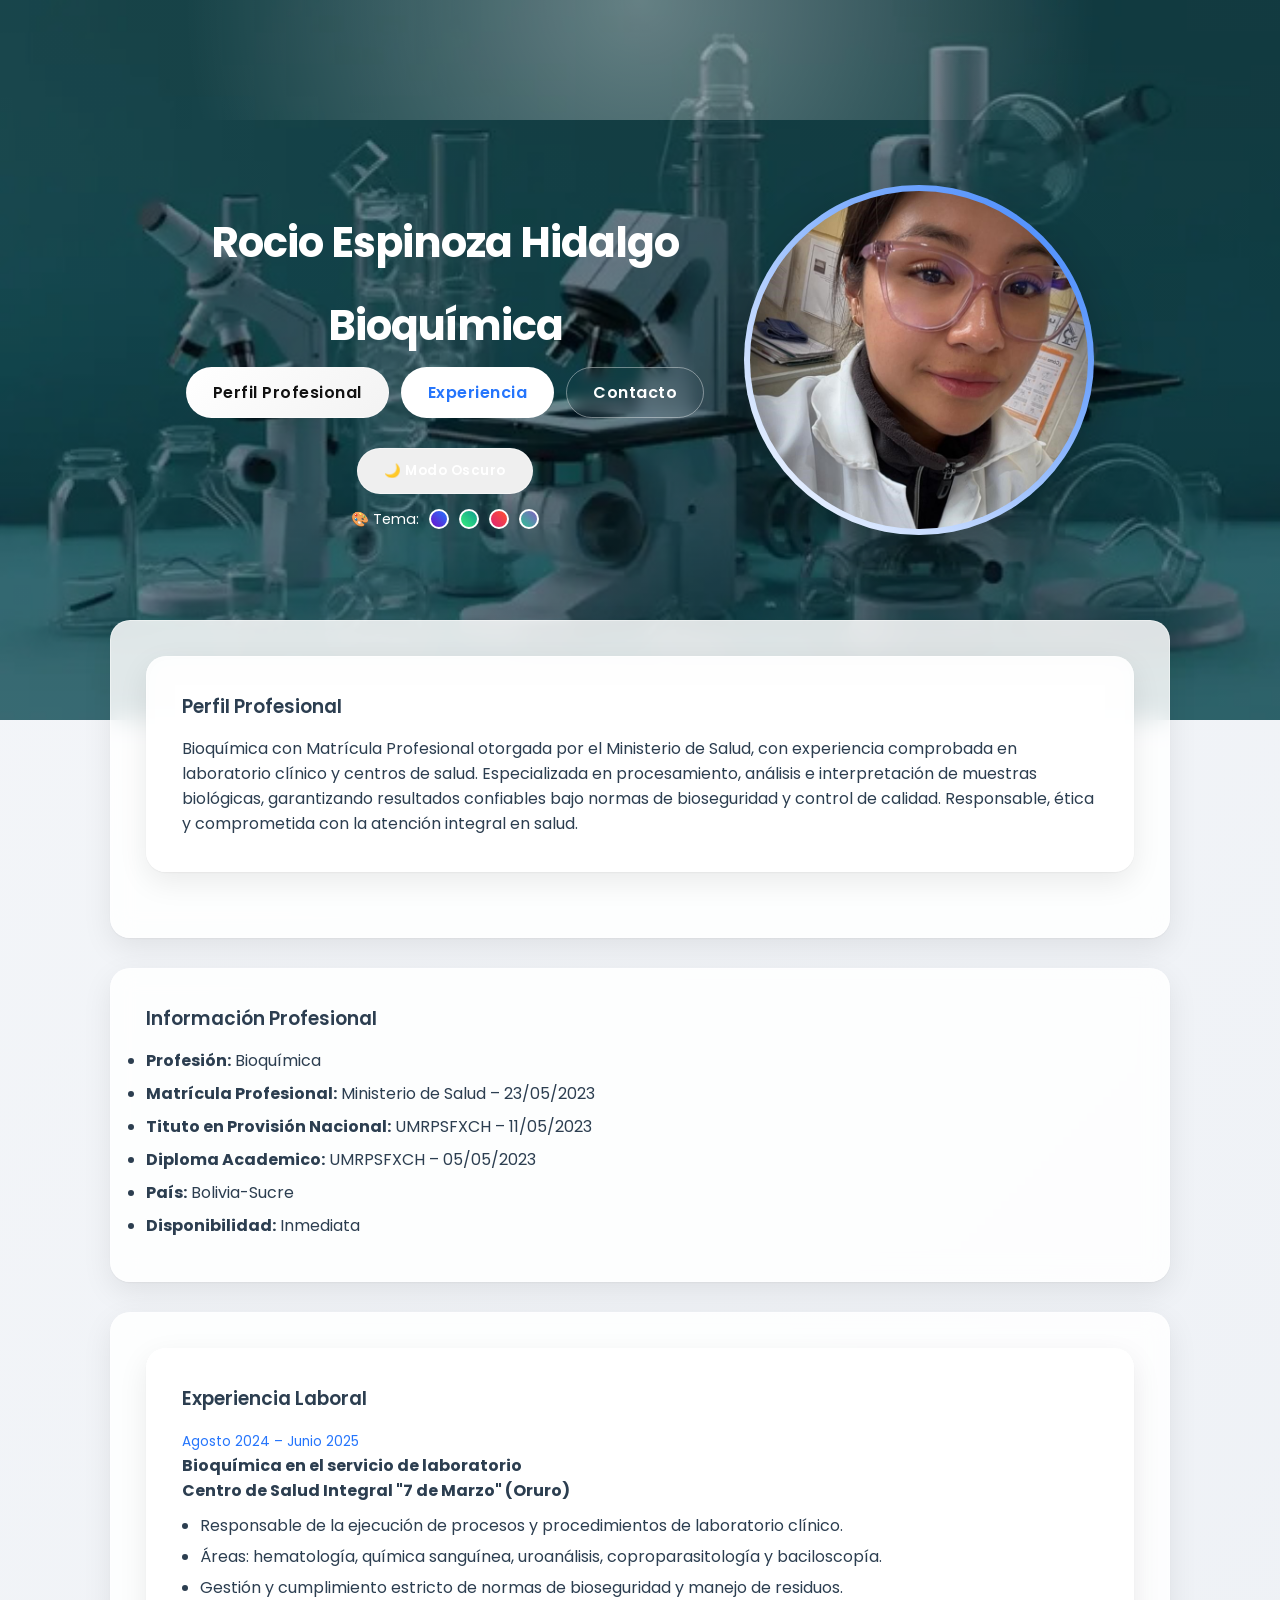
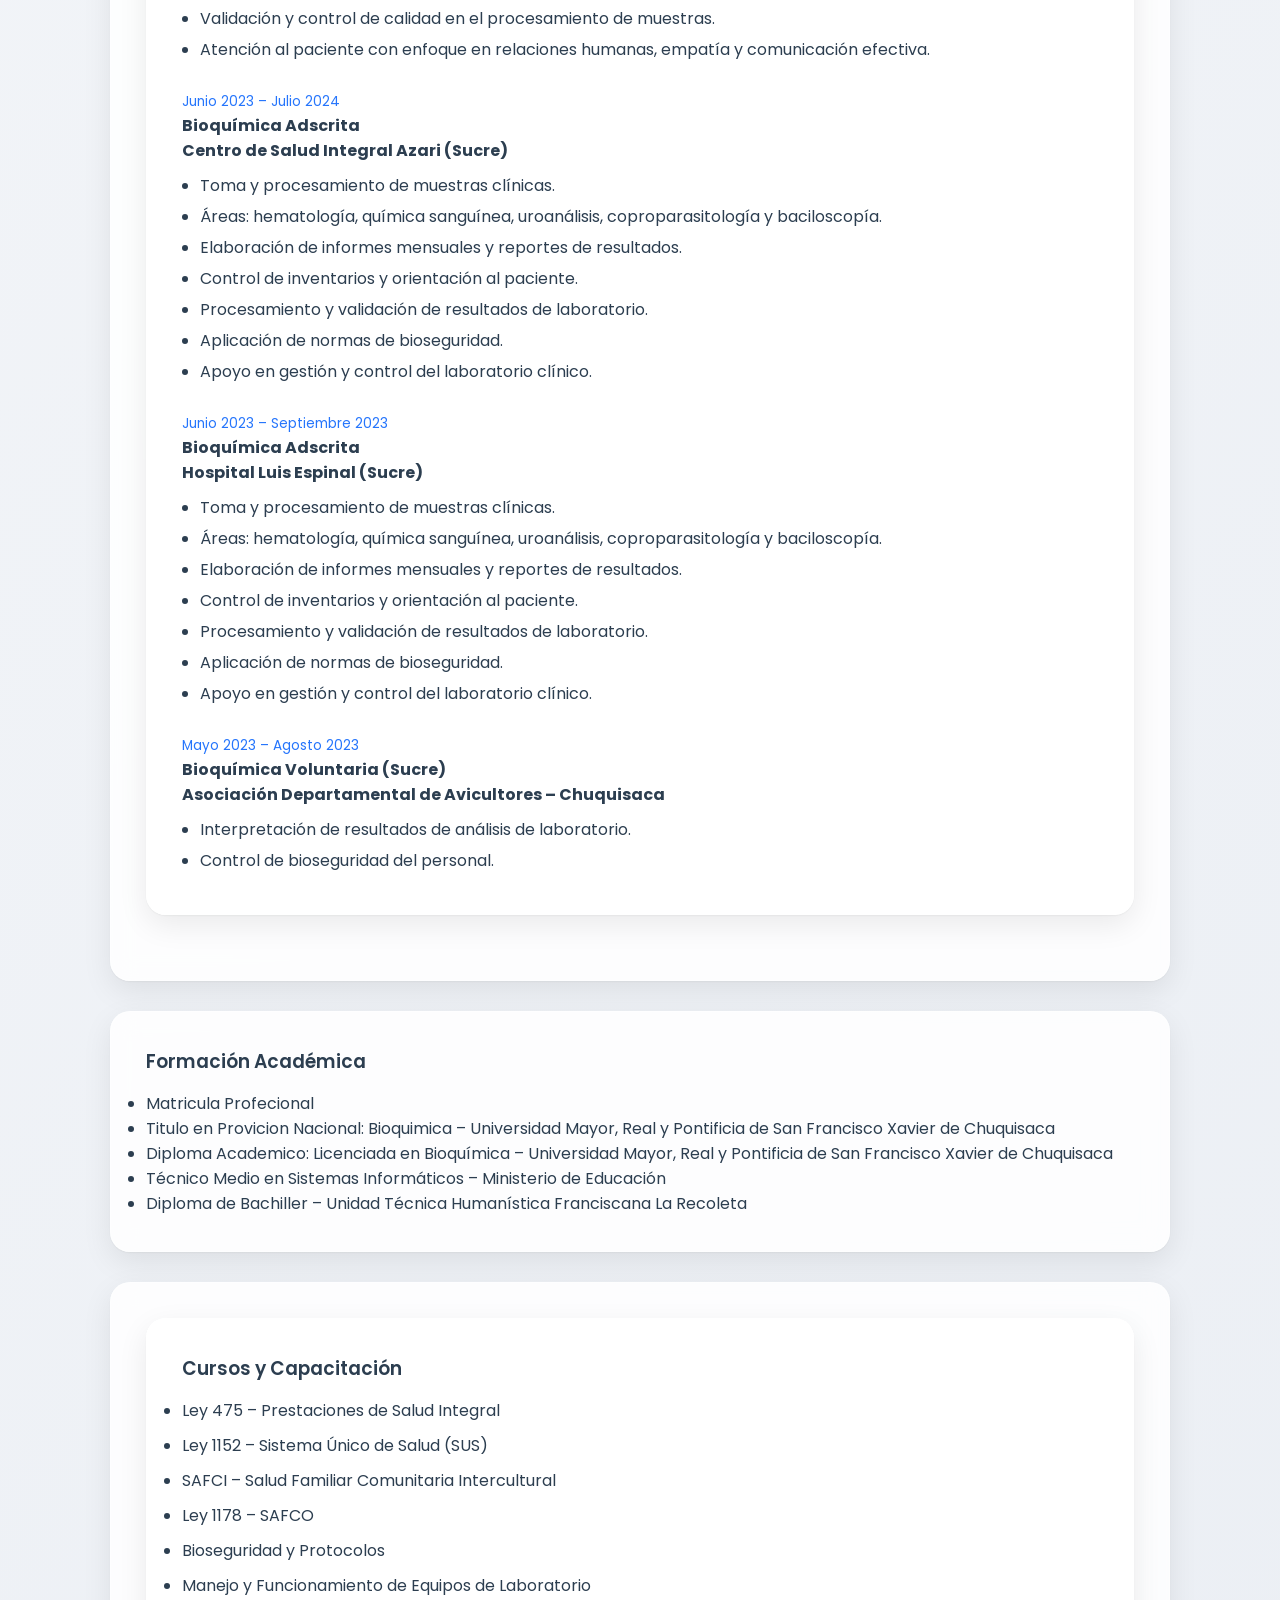
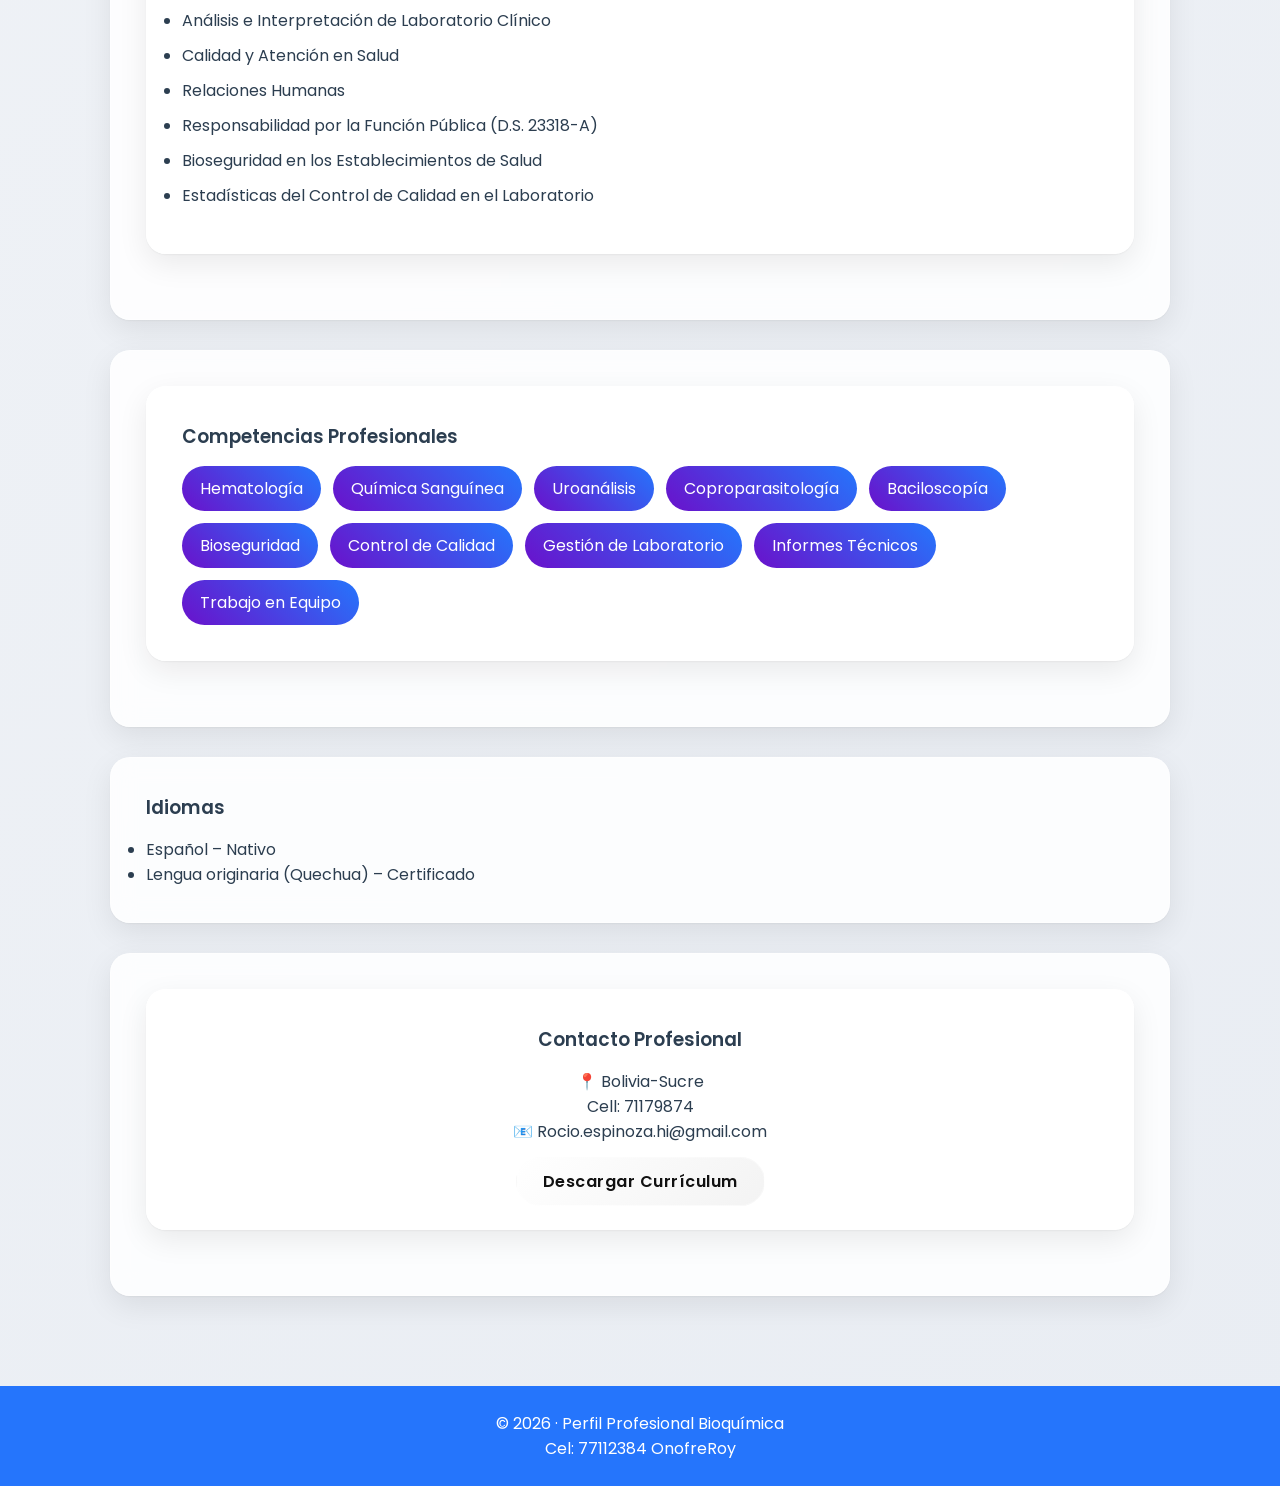
<file: index.html>
<!DOCTYPE html>
<html lang="es">
<head>
    <meta charset="UTF-8">
    <title>Rocío Espinoza Hidalgo | Bioquímica</title>
    <meta name="viewport" content="width=device-width, initial-scale=1.0">

    <!-- Google Fonts -->
    <link href="https://fonts.googleapis.com/css2?family=Poppins:wght@300;400;600;700&display=swap" rel="stylesheet">

    <!-- CSS -->
    <link rel="stylesheet" href="rocio.css">
</head>

<body>

<!-- HEADER -->
<header class="header">
    <div class="header-content horizontal">

        <!-- COLUMNA IZQUIERDA -->
        <div class="header-text">
            <h1>Rocio Espinoza Hidalgo</h1>
            <h1>Bioquímica</h1>

            <div class="buttons">
                <a href="#perfil" class="btn primary">Perfil Profesional</a>
                <a href="#experiencia" class="btn secondary">Experiencia</a>
                <a href="#contacto" class="btn outline">Contacto</a>
            </div>

            <button id="darkModeToggle" class="btn outline dark-btn">
                🌙 Modo Oscuro
            </button>

            <div class="color-selector">
                <span>🎨 Tema:</span>
                <button class="color-btn" data-primary="#2575fc" data-secondary="#6a11cb"></button>
                <button class="color-btn" data-primary="#0f9b8e" data-secondary="#38ef7d"></button>
                <button class="color-btn" data-primary="#ff512f" data-secondary="#dd2476"></button>
                <button class="color-btn" data-primary="#8360c3" data-secondary="#2ebf91"></button>
            </div>
        </div>

        <!-- COLUMNA DERECHA -->
        <div class="photo-container">
            <img src="imagen/perfil4.jpg" alt="Foto profesional">
        </div>

    </div>
</header>

<!-- MAIN -->
<main class="main">
<section class="card reveal">
    <!-- PERFIL -->
    <section id="perfil" class="card fade-up">
        <h3>Perfil Profesional</h3>
        <p>
            Bioquímica con Matrícula Profesional otorgada por el Ministerio de Salud,
            con experiencia comprobada en laboratorio clínico y centros de salud.
            Especializada en procesamiento, análisis e interpretación de muestras biológicas,
            garantizando resultados confiables bajo normas de bioseguridad y control de calidad.
            Responsable, ética y comprometida con la atención integral en salud.
        </p>
    </section>
</section>
    <!-- DATOS PROFESIONALES -->
    <section class="card slide-left">
        <h3>Información Profesional</h3>
        <ul class="info-list">
            <li><strong>Profesión:</strong> Bioquímica</li>
            <li><strong>Matrícula Profesional:</strong> Ministerio de Salud – 23/05/2023</li>
            <li><strong>Tituto en Provisión Nacional:</strong> UMRPSFXCH – 11/05/2023</li>
            <li><strong>Diploma Academico:</strong> UMRPSFXCH – 05/05/2023</li>
            <li><strong>País:</strong> Bolivia-Sucre</li>
            <li><strong>Disponibilidad:</strong> Inmediata</li>
        </ul>
    </section>
<section class="card reveal">
    <!-- EXPERIENCIA -->
    <section id="experiencia" class="card fade-up">
        <h3>Experiencia Laboral</h3>

        <div class="timeline">
            
          <div class="event">
                <span>Agosto 2024 – Junio 2025</span>
                <h4>Bioquímica en el servicio de laboratorio</h4>
                <p><strong>Centro de Salud Integral "7 de Marzo" (Oruro)</strong></p>
               <ul>
                        <li>Responsable de la ejecución de procesos y procedimientos de laboratorio clínico.</li>
                        <li>Áreas: hematología, química sanguínea, uroanálisis, coproparasitología y baciloscopía.</li>
                        <li>Gestión y cumplimiento estricto de normas de bioseguridad y manejo de residuos.</li>
                        <li>Validación y control de calidad en el procesamiento de muestras.</li>
                        <li>Atención al paciente con enfoque en relaciones humanas, empatía y comunicación efectiva.</li>
                    </ul>
            </div> 

            <div class="event">
                <span>Junio 2023 – Julio 2024</span>
                <h4>Bioquímica Adscrita</h4>
                <p><strong>Centro de Salud Integral Azari (Sucre)</strong></p>
                <ul>
                    <li>Toma y procesamiento de muestras clínicas.</li>
                    <li>Áreas: hematología, química sanguínea, uroanálisis,
                        coproparasitología y baciloscopía.</li>
                    <li>Elaboración de informes mensuales y reportes de resultados.</li>
                    <li>Control de inventarios y orientación al paciente.</li>
                    <li>Procesamiento y validación de resultados de laboratorio.</li>
                    <li>Aplicación de normas de bioseguridad.</li>
                    <li>Apoyo en gestión y control del laboratorio clínico.</li>
                </ul>
            </div>

            <div class="event">
                <span>Junio 2023 – Septiembre 2023</span>
                <h4>Bioquímica Adscrita</h4>
                <p><strong>Hospital Luis Espinal (Sucre)</strong></p>
                <ul>
                    <li>Toma y procesamiento de muestras clínicas.</li>
                    <li>Áreas: hematología, química sanguínea, uroanálisis, coproparasitología y baciloscopía.</li>
                    <li>Elaboración de informes mensuales y reportes de resultados.</li>
                    <li>Control de inventarios y orientación al paciente.</li>
                    <li>Procesamiento y validación de resultados de laboratorio.</li>
                    <li>Aplicación de normas de bioseguridad.</li>
                    <li>Apoyo en gestión y control del laboratorio clínico.</li>
                </ul>
            </div>

            <div class="event">
                <span>Mayo 2023 – Agosto 2023</span>
                <h4>Bioquímica Voluntaria (Sucre)</h4>
                <p><strong>Asociación Departamental de Avicultores – Chuquisaca</strong></p>
                <ul>
                    <li>Interpretación de resultados de análisis de laboratorio.</li>
                    <li>Control de bioseguridad del personal.</li>
                </ul>
            </div>

        </div>
    </section>
</section>
    <!-- FORMACION -->
    <section class="card slide-right">
        <h3>Formación Académica</h3>
        <ul>
            <li>Matricula Profecional</li>
            <li>Titulo en Provicion Nacional: Bioquimica – Universidad Mayor, Real y Pontificia de San Francisco Xavier de Chuquisaca </li>
            <li>Diploma Academico: Licenciada en Bioquímica – Universidad Mayor, Real y Pontificia de San Francisco Xavier de Chuquisaca</li>
            <li>Técnico Medio en Sistemas Informáticos – Ministerio de Educación</li>
            <li>Diploma de Bachiller – Unidad Técnica Humanística Franciscana La Recoleta</li>
        </ul>
    </section>
<section class="card reveal">
    <!-- CURSOS -->
    <section class="card fade-up">
        <h3>Cursos y Capacitación</h3>
        <ul class="courses">
            <li>Ley 475 – Prestaciones de Salud Integral</li>
            <li>Ley 1152 – Sistema Único de Salud (SUS)</li>
            <li>SAFCI – Salud Familiar Comunitaria Intercultural</li>
            <li>Ley 1178 – SAFCO</li>
            <li>Bioseguridad y Protocolos</li>
            <li>Manejo y Funcionamiento de Equipos de Laboratorio</li>
            <li>Análisis e Interpretación de Laboratorio Clínico</li>
            <li>Calidad y Atención en Salud</li>
            <li>Relaciones Humanas</li>
            <li>Responsabilidad por la Función Pública (D.S. 23318-A)</li>
            <li>Bioseguridad en los Establecimientos de Salud</li>
            <li>Estadísticas del Control de Calidad en el Laboratorio</li>
         
        </ul>
    </section>
</section>
<section class="card reveal">
    <!-- COMPETENCIAS -->
    <section class="card zoom-in">
        <h3>Competencias Profesionales</h3>
        <div class="skills">
            <span>Hematología</span>
            <span>Química Sanguínea</span>
            <span>Uroanálisis</span>
            <span>Coproparasitología</span>
            <span>Baciloscopía</span>
            <span>Bioseguridad</span>
            <span>Control de Calidad</span>
            <span>Gestión de Laboratorio</span>
            <span>Informes Técnicos</span>
            <span>Trabajo en Equipo</span>
        </div>
    </section>
</section>
    <!-- IDIOMAS -->
    <section class="card fade-up">
        <h3>Idiomas</h3>
        <ul>
            <li>Español – Nativo</li>
            <li>Lengua originaria (Quechua) – Certificado</li>
        </ul>
    </section>
<section class="card reveal">
    <!-- CONTACTO -->
    <section id="contacto" class="card contact">
        <h3>Contacto Profesional</h3>
        <p>📍 Bolivia-Sucre</p>
        <p>Cell: 71179874</p>
        <p>📧 Rocio.espinoza.hi@gmail.com</p>
        <br>
       <a href="ROCIO ESPINOZA HIDAL.pdf" class="btn primary" download="Curriculum_Rocio_Espinoza.pdf">
    Descargar Currículum
</a>
    </section>
</section>
</main>
<!-- FOOTER -->
<footer>
    <p>© 2026 · Perfil Profesional Bioquímica</p>
    <p>Cel: 77112384 OnofreRoy</p>
</footer>
<script>
    const toggleBtn = document.getElementById("darkModeToggle");

    toggleBtn.addEventListener("click", () => {
        document.body.classList.toggle("dark");

        if (document.body.classList.contains("dark")) {
            toggleBtn.textContent = "☀️ Modo Claro";
        } else {
            toggleBtn.textContent = "🌙 Modo Oscuro";
        }
    });
</script>
<script>
    function revealOnScroll() {
        const reveals = document.querySelectorAll(".reveal");

        reveals.forEach(section => {
            const windowHeight = window.innerHeight;
            const revealTop = section.getBoundingClientRect().top;
            const revealPoint = 100;

            if (revealTop < windowHeight - revealPoint) {
                section.classList.add("active");
            }
        });
    }

    window.addEventListener("scroll", revealOnScroll);
    revealOnScroll();
</script>
<script>
    const colorButtons = document.querySelectorAll(".color-btn");

    colorButtons.forEach(btn => {
        btn.addEventListener("click", () => {
            const primary = btn.getAttribute("data-primary");
            const secondary = btn.getAttribute("data-secondary");

            document.documentElement.style.setProperty("--primary", primary);
            document.documentElement.style.setProperty("--secondary", secondary);

            // ASIGNAR TEMA SEGÚN COLOR
            if (primary === "#2575fc") {
                document.body.setAttribute("data-theme", "blue");
            } else if (primary === "#0f9b8e") {
                document.body.setAttribute("data-theme", "green");
            } else if (primary === "#ff512f") {
                document.body.setAttribute("data-theme", "red");
            } else {
                document.body.setAttribute("data-theme", "purple");
            }

            localStorage.setItem("themePrimary", primary);
            localStorage.setItem("themeSecondary", secondary);
            localStorage.setItem("themeStyle", document.body.getAttribute("data-theme"));
        });
    });

    // CARGAR TEMA GUARDADO
    const savedPrimary = localStorage.getItem("themePrimary");
    const savedSecondary = localStorage.getItem("themeSecondary");
    const savedTheme = localStorage.getItem("themeStyle");

    if (savedPrimary && savedSecondary) {
        document.documentElement.style.setProperty("--primary", savedPrimary);
        document.documentElement.style.setProperty("--secondary", savedSecondary);
    }

    if (savedTheme) {
        document.body.setAttribute("data-theme", savedTheme);
    } else {
        document.body.setAttribute("data-theme", "blue");
    }
</script>
</body>
</html>
</file>
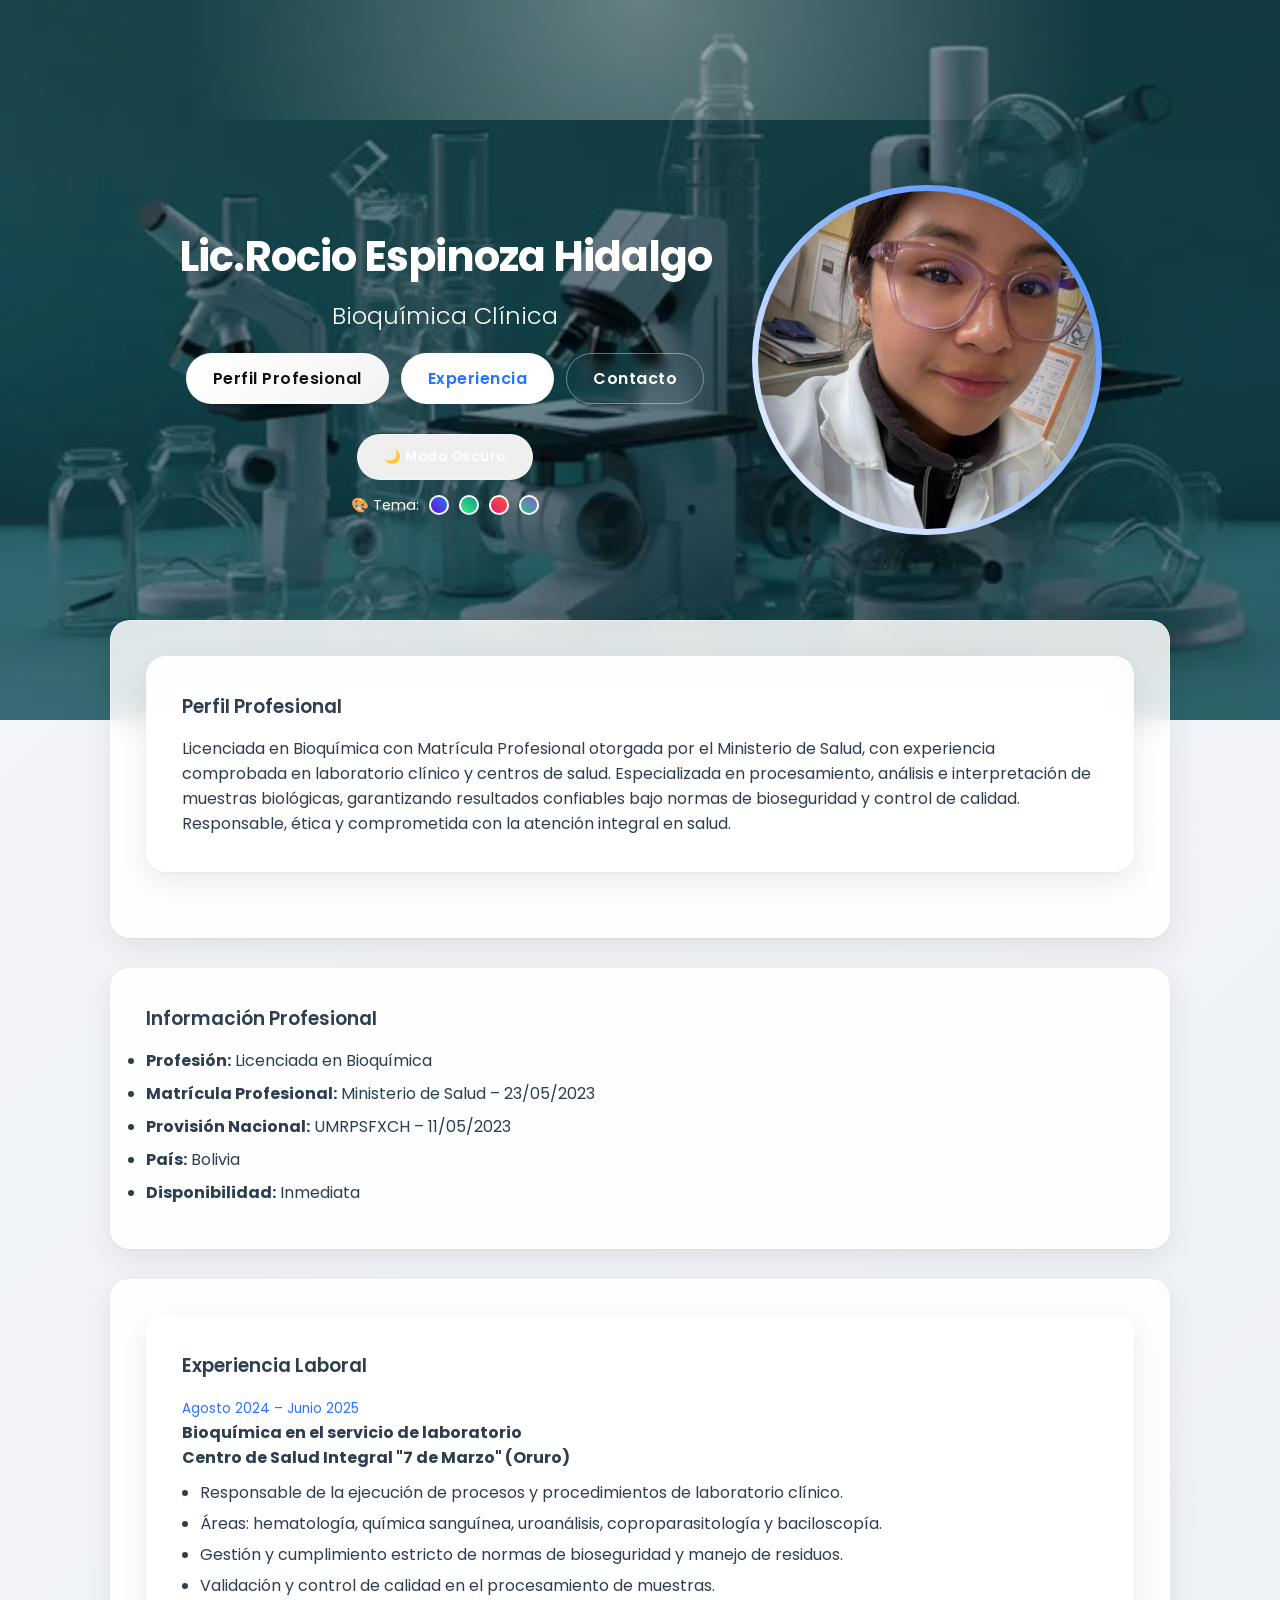
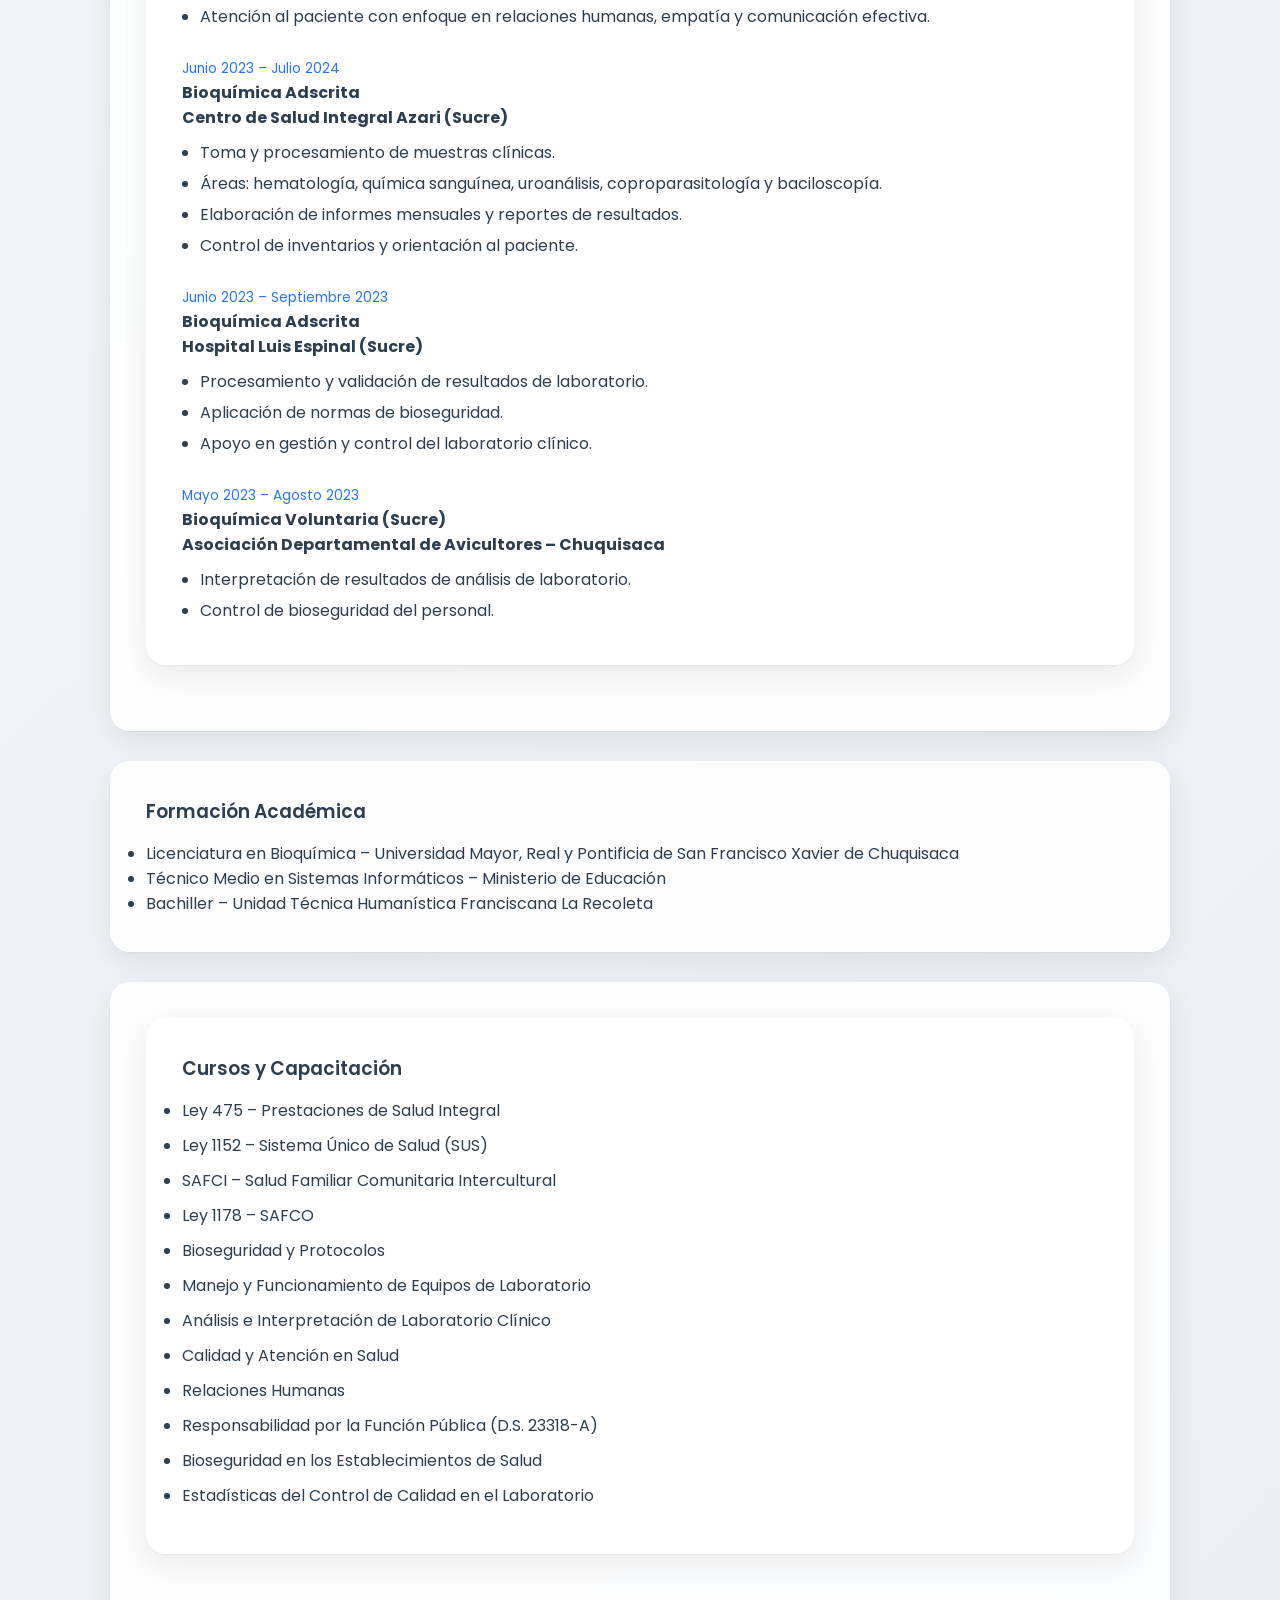
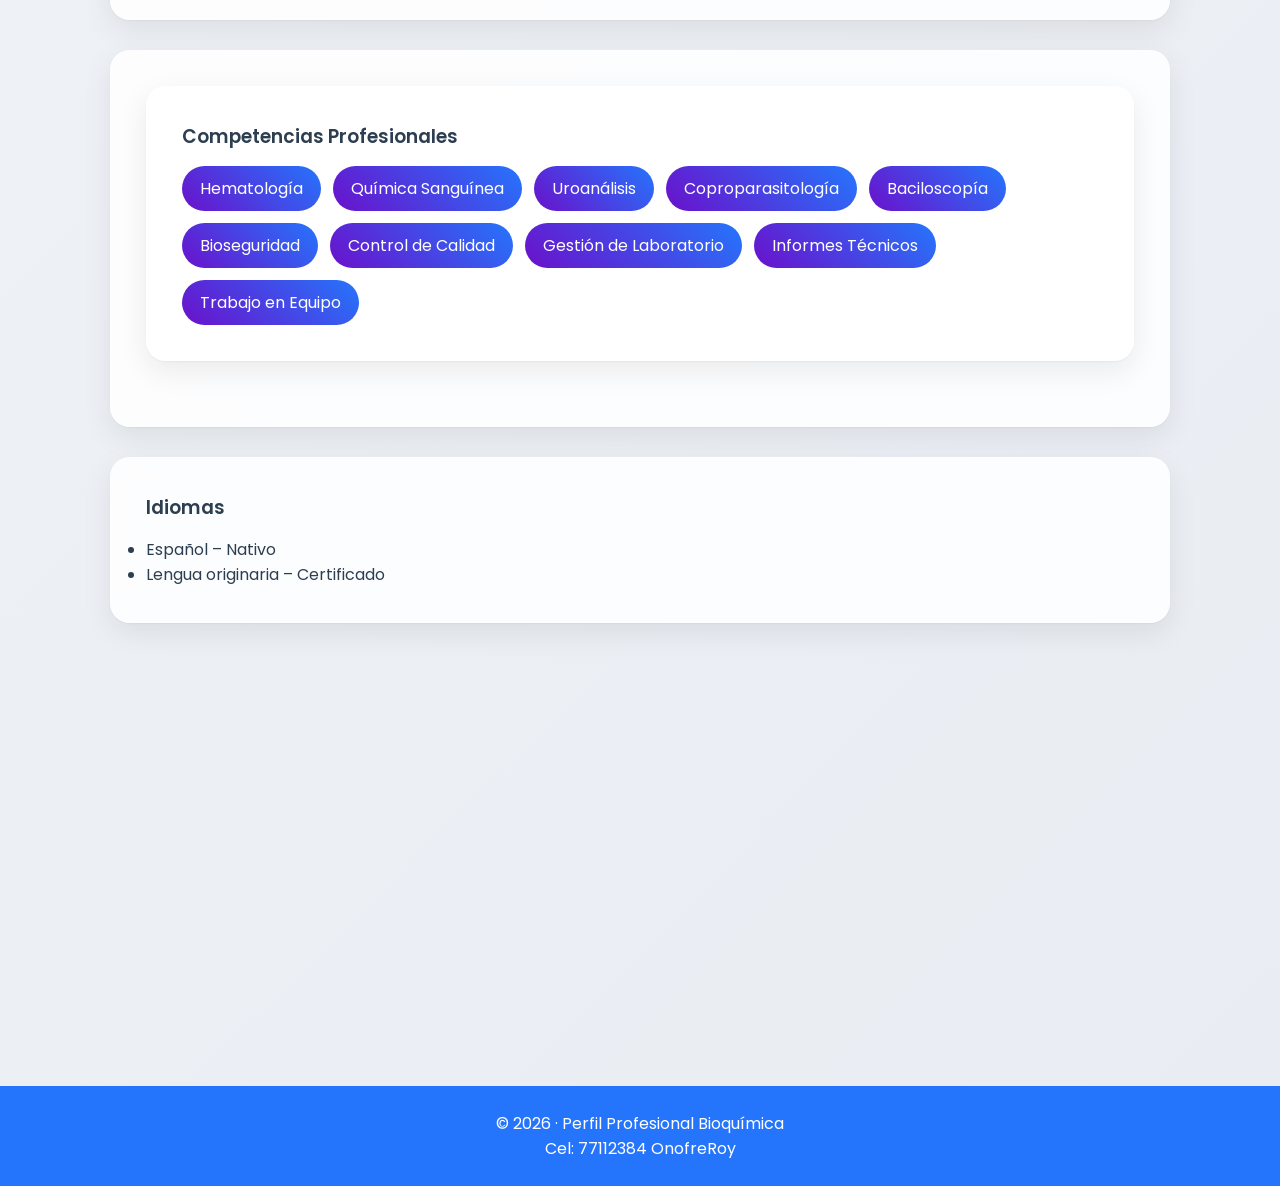
<file: rocio.html>
<!DOCTYPE html>
<html lang="es">
<head>
    <meta charset="UTF-8">
    <title>Lic. Rocío Espinoza Hidalgo | Bioquímica</title>
    <meta name="viewport" content="width=device-width, initial-scale=1.0">

    <!-- Google Fonts -->
    <link href="https://fonts.googleapis.com/css2?family=Poppins:wght@300;400;600;700&display=swap" rel="stylesheet">

    <!-- CSS -->
    <link rel="stylesheet" href="rocio.css">
</head>

<body>

<!-- HEADER -->
<header class="header">
    <div class="header-content horizontal">

        <!-- COLUMNA IZQUIERDA -->
        <div class="header-text">
            <h1>Lic.Rocio Espinoza Hidalgo</h1>
            <h2>Bioquímica Clínica</h2>

            <div class="buttons">
                <a href="#perfil" class="btn primary">Perfil Profesional</a>
                <a href="#experiencia" class="btn secondary">Experiencia</a>
                <a href="#contacto" class="btn outline">Contacto</a>
            </div>

            <button id="darkModeToggle" class="btn outline dark-btn">
                🌙 Modo Oscuro
            </button>

            <div class="color-selector">
                <span>🎨 Tema:</span>
                <button class="color-btn" data-primary="#2575fc" data-secondary="#6a11cb"></button>
                <button class="color-btn" data-primary="#0f9b8e" data-secondary="#38ef7d"></button>
                <button class="color-btn" data-primary="#ff512f" data-secondary="#dd2476"></button>
                <button class="color-btn" data-primary="#8360c3" data-secondary="#2ebf91"></button>
            </div>
        </div>

        <!-- COLUMNA DERECHA -->
        <div class="photo-container">
            <img src="../../imagen/perfil4.jpg" alt="Foto profesional">
        </div>

    </div>
</header>

<!-- MAIN -->
<main class="main">
<section class="card reveal">
    <!-- PERFIL -->
    <section id="perfil" class="card fade-up">
        <h3>Perfil Profesional</h3>
        <p>
            Licenciada en Bioquímica con Matrícula Profesional otorgada por el Ministerio de Salud,
            con experiencia comprobada en laboratorio clínico y centros de salud.
            Especializada en procesamiento, análisis e interpretación de muestras biológicas,
            garantizando resultados confiables bajo normas de bioseguridad y control de calidad.
            Responsable, ética y comprometida con la atención integral en salud.
        </p>
    </section>
</section>
    <!-- DATOS PROFESIONALES -->
    <section class="card slide-left">
        <h3>Información Profesional</h3>
        <ul class="info-list">
            <li><strong>Profesión:</strong> Licenciada en Bioquímica</li>
            <li><strong>Matrícula Profesional:</strong> Ministerio de Salud – 23/05/2023</li>
            <li><strong>Provisión Nacional:</strong> UMRPSFXCH – 11/05/2023</li>
            <li><strong>País:</strong> Bolivia</li>
            <li><strong>Disponibilidad:</strong> Inmediata</li>
        </ul>
    </section>
<section class="card reveal">
    <!-- EXPERIENCIA -->
    <section id="experiencia" class="card fade-up">
        <h3>Experiencia Laboral</h3>

        <div class="timeline">
            
          <div class="event">
                <span>Agosto 2024 – Junio 2025</span>
                <h4>Bioquímica en el servicio de laboratorio</h4>
                <p><strong>Centro de Salud Integral "7 de Marzo" (Oruro)</strong></p>
               <ul>
                        <li>Responsable de la ejecución de procesos y procedimientos de laboratorio clínico.</li>
                        <li>Áreas: hematología, química sanguínea, uroanálisis, coproparasitología y baciloscopía.</li>
                        <li>Gestión y cumplimiento estricto de normas de bioseguridad y manejo de residuos.</li>
                        <li>Validación y control de calidad en el procesamiento de muestras.</li>
                        <li>Atención al paciente con enfoque en relaciones humanas, empatía y comunicación efectiva.</li>
                    </ul>
            </div> 

            <div class="event">
                <span>Junio 2023 – Julio 2024</span>
                <h4>Bioquímica Adscrita</h4>
                <p><strong>Centro de Salud Integral Azari (Sucre)</strong></p>
                <ul>
                    <li>Toma y procesamiento de muestras clínicas.</li>
                    <li>Áreas: hematología, química sanguínea, uroanálisis,
                        coproparasitología y baciloscopía.</li>
                    <li>Elaboración de informes mensuales y reportes de resultados.</li>
                    <li>Control de inventarios y orientación al paciente.</li>
                </ul>
            </div>

            <div class="event">
                <span>Junio 2023 – Septiembre 2023</span>
                <h4>Bioquímica Adscrita</h4>
                <p><strong>Hospital Luis Espinal (Sucre)</strong></p>
                <ul>
                    <li>Procesamiento y validación de resultados de laboratorio.</li>
                    <li>Aplicación de normas de bioseguridad.</li>
                    <li>Apoyo en gestión y control del laboratorio clínico.</li>
                </ul>
            </div>

            <div class="event">
                <span>Mayo 2023 – Agosto 2023</span>
                <h4>Bioquímica Voluntaria (Sucre)</h4>
                <p><strong>Asociación Departamental de Avicultores – Chuquisaca</strong></p>
                <ul>
                    <li>Interpretación de resultados de análisis de laboratorio.</li>
                    <li>Control de bioseguridad del personal.</li>
                </ul>
            </div>

        </div>
    </section>
</section>
    <!-- FORMACION -->
    <section class="card slide-right">
        <h3>Formación Académica</h3>
        <ul>
            <li>Licenciatura en Bioquímica – Universidad Mayor, Real y Pontificia de San Francisco Xavier de Chuquisaca</li>
            <li>Técnico Medio en Sistemas Informáticos – Ministerio de Educación</li>
            <li>Bachiller – Unidad Técnica Humanística Franciscana La Recoleta</li>
        </ul>
    </section>
<section class="card reveal">
    <!-- CURSOS -->
    <section class="card fade-up">
        <h3>Cursos y Capacitación</h3>
        <ul class="courses">
            <li>Ley 475 – Prestaciones de Salud Integral</li>
            <li>Ley 1152 – Sistema Único de Salud (SUS)</li>
            <li>SAFCI – Salud Familiar Comunitaria Intercultural</li>
            <li>Ley 1178 – SAFCO</li>
            <li>Bioseguridad y Protocolos</li>
            <li>Manejo y Funcionamiento de Equipos de Laboratorio</li>
            <li>Análisis e Interpretación de Laboratorio Clínico</li>
            <li>Calidad y Atención en Salud</li>
            <li>Relaciones Humanas</li>
            <li>Responsabilidad por la Función Pública (D.S. 23318-A)</li>
            <li>Bioseguridad en los Establecimientos de Salud</li>
            <li>Estadísticas del Control de Calidad en el Laboratorio</li>
         
        </ul>
    </section>
</section>
<section class="card reveal">
    <!-- COMPETENCIAS -->
    <section class="card zoom-in">
        <h3>Competencias Profesionales</h3>
        <div class="skills">
            <span>Hematología</span>
            <span>Química Sanguínea</span>
            <span>Uroanálisis</span>
            <span>Coproparasitología</span>
            <span>Baciloscopía</span>
            <span>Bioseguridad</span>
            <span>Control de Calidad</span>
            <span>Gestión de Laboratorio</span>
            <span>Informes Técnicos</span>
            <span>Trabajo en Equipo</span>
        </div>
    </section>
</section>
    <!-- IDIOMAS -->
    <section class="card fade-up">
        <h3>Idiomas</h3>
        <ul>
            <li>Español – Nativo</li>
            <li>Lengua originaria – Certificado</li>
        </ul>
    </section>
<section class="card reveal">
    <!-- CONTACTO -->
    <section id="contacto" class="card contact">
        <h3>Contacto Profesional</h3>
        <p>📍 Bolivia-Sucre</p>
        <p>Cell: 71179874</p>
        <p>📧 Rocio.espinoza.hi@gmail.com</p>
        <br>
       <a href="ROCIO ESPINOZA HIDAL.pdf" class="btn primary" download="Curriculum_Rocio_Espinoza.pdf">
    Descargar Currículum
</a>
    </section>
</section>
</main>
<!-- FOOTER -->
<footer>
    <p>© 2026 · Perfil Profesional Bioquímica</p>
    <p>Cel: 77112384 OnofreRoy</p>
</footer>
<script>
    const toggleBtn = document.getElementById("darkModeToggle");

    toggleBtn.addEventListener("click", () => {
        document.body.classList.toggle("dark");

        if (document.body.classList.contains("dark")) {
            toggleBtn.textContent = "☀️ Modo Claro";
        } else {
            toggleBtn.textContent = "🌙 Modo Oscuro";
        }
    });
</script>
<script>
    function revealOnScroll() {
        const reveals = document.querySelectorAll(".reveal");

        reveals.forEach(section => {
            const windowHeight = window.innerHeight;
            const revealTop = section.getBoundingClientRect().top;
            const revealPoint = 100;

            if (revealTop < windowHeight - revealPoint) {
                section.classList.add("active");
            }
        });
    }

    window.addEventListener("scroll", revealOnScroll);
    revealOnScroll();
</script>
<script>
    const colorButtons = document.querySelectorAll(".color-btn");

    colorButtons.forEach(btn => {
        btn.addEventListener("click", () => {
            const primary = btn.getAttribute("data-primary");
            const secondary = btn.getAttribute("data-secondary");

            document.documentElement.style.setProperty("--primary", primary);
            document.documentElement.style.setProperty("--secondary", secondary);

            // ASIGNAR TEMA SEGÚN COLOR
            if (primary === "#2575fc") {
                document.body.setAttribute("data-theme", "blue");
            } else if (primary === "#0f9b8e") {
                document.body.setAttribute("data-theme", "green");
            } else if (primary === "#ff512f") {
                document.body.setAttribute("data-theme", "red");
            } else {
                document.body.setAttribute("data-theme", "purple");
            }

            localStorage.setItem("themePrimary", primary);
            localStorage.setItem("themeSecondary", secondary);
            localStorage.setItem("themeStyle", document.body.getAttribute("data-theme"));
        });
    });

    // CARGAR TEMA GUARDADO
    const savedPrimary = localStorage.getItem("themePrimary");
    const savedSecondary = localStorage.getItem("themeSecondary");
    const savedTheme = localStorage.getItem("themeStyle");

    if (savedPrimary && savedSecondary) {
        document.documentElement.style.setProperty("--primary", savedPrimary);
        document.documentElement.style.setProperty("--secondary", savedSecondary);
    }

    if (savedTheme) {
        document.body.setAttribute("data-theme", savedTheme);
    } else {
        document.body.setAttribute("data-theme", "blue");
    }
</script>
</body>
</html>
</file>
<file: rocio.css>
:root {
  --primary: #2575fc;
  --secondary: #6a11cb;
}
*  {
    margin: 0;
    padding: 0;
    box-sizing: border-box;
    font-family: 'Poppins', sans-serif;
}

body {
    background: linear-gradient(120deg, #fdfbfb, #ebedee);
    color: #2c3e50;
}

/* HEADER */
.header {
    height: 80vh;
     background: linear-gradient(135deg, var(--secondary), var(--primary));
    display: flex;
    align-items: center;
    justify-content: center;
    text-align: center;
}

.header-content {
    color: white;
    animation: fadeDown 1.2s ease;
}

.photo-container {
    width: 380px;
    height: 380px;
    margin: auto;
    border-radius: 50%;
    padding: 6px;
    background: linear-gradient(45deg, #ffdd00, #ff6a00);
    animation: float 4s ease-in-out infinite;
}

.photo-container img {
    width: 100%;
    height: 100%;
    border-radius: 50%;
    object-fit: cover;
}

/* TITULOS */
.header h1 {
    font-size: 3rem;
    margin-top: 20px;
}

.header h2 {
    font-weight: 300;
    margin-bottom: 25px;
}

/* BOTONES */
.buttons {
    display: flex;
    gap: 15px;
    justify-content: center;
}

.btn {
    padding: 12px 26px;
    border-radius: 30px;
    text-decoration: none;
    font-weight: 600;
    transition: all 0.3s ease;
}

.primary {
    background: #ffdd00;
    color: #333;
}

.secondary {
    background: #ffffff;
    color: #2575fc;
}

.outline {
    border: 2px solid white;
    color: white;
}

.btn:hover {
    transform: translateY(-5px);
    box-shadow: 0 10px 25px rgba(0,0,0,0.25);
      background: var(--primary);
}

/* MAIN */
.main {
    max-width: 1100px;
    margin: -120px auto 40px;
    padding: 20px;
}

/* CARDS */
.card {
    background: white;
    border-radius: 20px;
    padding: 35px;
    margin-bottom: 30px;
    box-shadow: 0 20px 40px rgba(0,0,0,0.1);
}

/* TIMELINE */
.timeline {
    display: grid;
    gap: 20px;
}

.event span {
    font-size: 0.85rem;
    color: #2575fc;
}

/* SKILLS */
.skills {
    display: flex;
    flex-wrap: wrap;
    gap: 12px;
}

.skills span {
    background: linear-gradient(45deg, var(--secondary), var(--primary));
    color: white;
    padding: 10px 18px;
    border-radius: 25px;
    transition: 0.3s;
}

.skills span:hover {
    transform: scale(1.1);
}

/* CURSOS */
.courses li {
    margin-bottom: 10px;
}

/* CONTACTO */
.contact {
    text-align: center;
}

/* FOOTER */
footer {
   background: var(--primary);
    color: white;
    text-align: center;
    padding: 25px;
}

/* ANIMACIONES */
@keyframes fadeDown {
    from { opacity: 0; transform: translateY(-30px); }
    to { opacity: 1; transform: translateY(0); }
}

@keyframes float {
    0%, 100% { transform: translateY(0); }
    50% { transform: translateY(-10px); }
}
.info-list li {
    margin-bottom: 8px;
}

.timeline ul {
    margin-top: 10px;
    padding-left: 18px;
}

.timeline ul li {
    margin-bottom: 6px;
}

.slide-right {
    animation: slideRight 1s ease;
}

@keyframes slideRight {
    from {
        opacity: 0;
        transform: translateX(40px);
    }
    to {
        opacity: 1;
        transform: translateX(0);
    }
}

/* BOTÓN MODO OSCURO */
.dark-btn {
    margin-top: 15px;
    cursor: pointer;
}

/* ===== MODO OSCURO ===== */
body.dark {
    background: linear-gradient(120deg, #121212, #1e1e1e);
    color: #f1f1f1;
}

body.dark .header {
    background: linear-gradient(135deg, #000428, #004e92);
}

body.dark .card {
    background: #1f1f1f;
    color: #e0e0e0;
    box-shadow: 0 20px 40px rgba(0,0,0,0.6);
}

body.dark h1,
body.dark h2,
body.dark h3,
body.dark h4 {
    color: #ffffff;
}

body.dark .skills span {
    background: linear-gradient(45deg, #ff512f, #dd2476);
}

body.dark footer {
    background: #000;
}
/* ===== ANIMACIONES SCROLL ===== */
.reveal {
    opacity: 0;
    transform: translateY(40px);
    transition: all 0.8s ease;
}

.reveal.active {
    opacity: 1;
    transform: translateY(0);
}
.color-selector {
    margin-top: 15px;
    display: flex;
    align-items: center;
    gap: 10px;
    justify-content: center;
}

.color-selector span {
    font-size: 0.9rem;
    color: white;
}

.color-btn {
    width: 20px;
    height: 20px;
    border-radius: 50%;
    border: 2px solid white;
    cursor: pointer;
    transition: transform 0.3s;
}

.color-btn:hover {
    transform: scale(1.3);
}

.color-btn:nth-child(2) {
    background: linear-gradient(45deg, #6a11cb, #2575fc);
}

.color-btn:nth-child(3) {
    background: linear-gradient(45deg, #38ef7d, #0f9b8e);
}

.color-btn:nth-child(4) {
    background: linear-gradient(45deg, #dd2476, #ff512f);
}

.color-btn:nth-child(5) {
    background: linear-gradient(45deg, #2ebf91, #8360c3);
}
/* ============================= */
/* ANIMACIONES BASE POR TEMA */
/* ============================= */

body[data-theme="blue"] .reveal.active {
    animation: fadeSoft 0.9s ease forwards;
}

body[data-theme="green"] .reveal.active {
    animation: slideFluid 1s ease forwards;
}

body[data-theme="red"] .reveal.active {
    animation: popStrong 0.7s ease forwards;
}

body[data-theme="purple"] .reveal.active {
    animation: zoomModern 0.9s ease forwards;
}

/* KEYFRAMES */
@keyframes fadeSoft {
    from { opacity: 0; transform: translateY(30px); }
    to { opacity: 1; transform: translateY(0); }
}

@keyframes slideFluid {
    from { opacity: 0; transform: translateX(-40px); }
    to { opacity: 1; transform: translateX(0); }
}

@keyframes popStrong {
    0% { opacity: 0; transform: scale(0.85); }
    80% { opacity: 1; transform: scale(1.05); }
    100% { transform: scale(1); }
}

@keyframes zoomModern {
    from { opacity: 0; transform: scale(0.9) rotate(-1deg); }
    to { opacity: 1; transform: scale(1) rotate(0); }
}
body[data-theme="red"] .photo-container {
    animation: pulseRed 2s infinite;
}

body[data-theme="green"] .photo-container {
    animation: floatGreen 3s ease-in-out infinite;
}

@keyframes pulseRed {
    0%,100% { transform: scale(1); }
    50% { transform: scale(1.08); }
}

@keyframes floatGreen {
    0%,100% { transform: translateY(0); }
    50% { transform: translateY(-10px); }
}
/* ========================= */
/* HEADER HORIZONTAL */
/* ========================= */
.header {
    min-height: 55vh;
    background:
        linear-gradient(
            rgba(0, 0, 0, 0.45),
            rgba(0, 0, 0, 0.45)
        ),
        url("imagen/fondo.jpg");
    background-size: cover;
    background-position: center;
    background-repeat: no-repeat;

    display: flex;
    align-items: center;
    padding: 40px 20px;
}
.header-content.horizontal {
    max-width: 1200px;
    margin: auto;
    display: flex;
    align-items: center;
    justify-content: space-between;
    gap: 40px;
}

/* TEXTO IZQUIERDA */
.header-text {
    flex: 1;
    color: white;
}

.header-text h1 {
    font-size: 2.6rem;
    margin-bottom: 10px;
}

.header-text h2 {
    font-weight: 300;
    margin-bottom: 20px;
}

/* FOTO DERECHA */
.photo-container {
    width: 350px;
    height: 350px;
    border-radius: 50%;
    padding: 6px;
    background: linear-gradient(45deg, #ffffff, var(--primary));
    flex-shrink: 0;
}


/* BOTONES */
.buttons {
    display: flex;
    gap: 12px;
    flex-wrap: wrap;
    margin-bottom: 15px;
}

/* RESPONSIVE */
@media (max-width: 768px) {
    .header-content.horizontal {
        flex-direction: column-reverse;
        text-align: center;
    }

    .photo-container {
        margin-bottom: 20px;
    }
}
body.dark .header {
    background:
        linear-gradient(
            rgba(0, 0, 0, 0.45),
            rgba(0, 0, 0, 0.45)
        ),
        url("imagen/fond3.jpg");
}
/* ============================= */
/* 📱 RESPONSIVE PROFESIONAL */
/* ============================= */

@media (max-width: 1024px) {
    .header-content.horizontal {
        gap: 20px;
    }

    .photo-container {
        width: 280px;
        height: 280px;
    }
}

@media (max-width: 768px) {

    /* HEADER en columna */
    .header-content.horizontal {
        flex-direction: column-reverse;
        text-align: center;
    }

    .header-text h1 {
        font-size: 1.8rem;
    }

    .header-text h2 {
        font-size: 1rem;
    }

    /* FOTO MÁS PEQUEÑA */
    .photo-container {
        width: 200px;
        height: 200px;
        margin-bottom: 20px;
    }

    /* BOTONES MÁS ORDENADOS */
    .buttons {
        flex-direction: column;
        align-items: center;
    }

    .btn {
        width: 90%;
        text-align: center;
    }

    /* CARDS */
    .card {
        padding: 20px;
        border-radius: 15px;
    }

    /* TIMELINE */
    .timeline {
        gap: 15px;
    }

    .event span {
        font-size: 0.75rem;
    }

    /* SKILLS */
    .skills {
        justify-content: center;
    }

    .skills span {
        font-size: 0.8rem;
        padding: 8px 14px;
    }

    /* MAIN margen corregido */
    .main {
        margin-top: -60px;
        padding: 15px;
    }
}

@media (max-width: 480px) {

    .header {
        padding: 20px 10px;
    }

    .header-text h1 {
        font-size: 1.5rem;
    }

    .header-text h2 {
        font-size: 0.9rem;
    }

    .photo-container {
        width: 160px;
        height: 160px;
    }

    .btn {
        padding: 10px 18px;
        font-size: 0.85rem;
    }

    footer {
        font-size: 0.8rem;
    }
}
img {
    max-width: 100%;
    height: auto;
}
/* =============================== */
/* ✨ EFECTO CLÍNICA PRIVADA 2026 */
/* =============================== */

/* Fondo general más fino y elegante */
body {
    background: linear-gradient(135deg, #f4f6f9, #e9edf3);
}

/* Header con profundidad tipo Apple */
.header {
    backdrop-filter: blur(10px);
    -webkit-backdrop-filter: blur(10px);
    position: relative;
}

/* Luz suave superior tipo Apple */
.header::after {
    content: "";
    position: absolute;
    top: 0;
    left: 0;
    right: 0;
    height: 120px;
    background: radial-gradient(
        circle at top center,
        rgba(255,255,255,0.35),
        transparent 70%
    );
    pointer-events: none;
}

/* =============================== */
/* TARJETAS CON EFECTO GLASS PRO */
/* =============================== */

.card {
    background: rgba(255, 255, 255, 0.85);
    backdrop-filter: blur(12px);
    -webkit-backdrop-filter: blur(12px);
    border: 1px solid rgba(255,255,255,0.4);
    box-shadow: 
        0 10px 30px rgba(0,0,0,0.08),
        0 1px 2px rgba(0,0,0,0.05);
    transition: all 0.4s ease;
}

/* Hover elegante */
.card:hover {
    transform: translateY(-6px);
    box-shadow: 
        0 25px 60px rgba(0,0,0,0.15),
        0 10px 25px rgba(0,0,0,0.08);
}

/* =============================== */
/* FOTO MÁS PREMIUM */
/* =============================== */

.photo-container {
    box-shadow:
        0 20px 50px rgba(0,0,0,0.25),
        0 0 40px rgba(255,255,255,0.2) inset;
    transition: all 0.4s ease;
}

.photo-container:hover {
    transform: scale(1.03);
}

/* =============================== */
/* BOTONES ESTILO APPLE */
/* =============================== */

.btn {
    backdrop-filter: blur(6px);
    border: 1px solid rgba(255,255,255,0.4);
    letter-spacing: 0.5px;
}

.btn.primary {
    background: linear-gradient(135deg, #ffffff, #f3f3f3);
    color: #111;
}

.btn.primary:hover {
    background: var(--primary);
    color: white;
}

/* =============================== */
/* TEXTOS MÁS ELEGANTES */
/* =============================== */

h1 {
    letter-spacing: -1px;
}

h3 {
    font-weight: 600;
    margin-bottom: 15px;
}

/* =============================== */
/* MODO OSCURO PREMIUM REAL */
/* =============================== */

body.dark {
    background: linear-gradient(135deg, #0f1115, #1b1f26);
}

body.dark .card {
    background: rgba(30,30,35,0.75);
    border: 1px solid rgba(255,255,255,0.08);
    box-shadow: 
        0 20px 60px rgba(0,0,0,0.6);
}

body.dark .header::after {
    background: radial-gradient(
        circle at top center,
        rgba(255,255,255,0.1),
        transparent 70%
    );
}

/* =============================== */
/* SCROLL SUAVE GLOBAL */
/* =============================== */

html {
    scroll-behavior: smooth;
}
</file>
